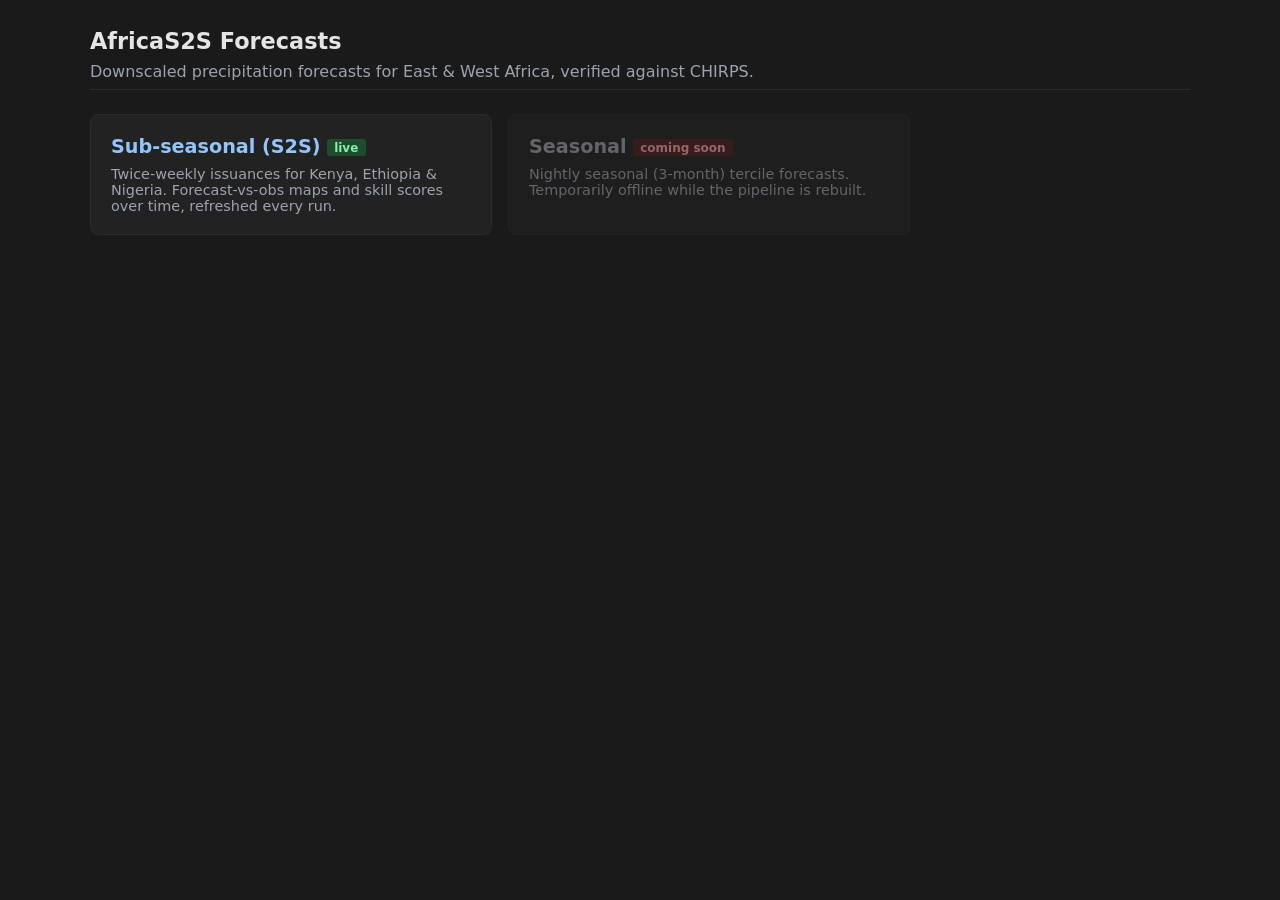
<file: site/index.html>
<!doctype html>
<html lang="en">
<head>
  <meta charset="utf-8">
  <meta name="viewport" content="width=device-width, initial-scale=1">
  <title>AfricaS2S Forecasts</title>
  <link rel="stylesheet" href="theme.css">
</head>
<body>
  <header>
    <h1>AfricaS2S Forecasts</h1>
    <p>Downscaled precipitation forecasts for East &amp; West Africa, verified against CHIRPS.</p>
  </header>

  <div class="cards">
    <a class="card" href="s2s/">
      <h2>Sub-seasonal (S2S)<span class="badge live">live</span></h2>
      <p>Twice-weekly issuances for Kenya, Ethiopia &amp; Nigeria. Forecast-vs-obs maps and
         skill scores over time, refreshed every run.</p>
    </a>

    <div class="card disabled" aria-disabled="true">
      <h2>Seasonal<span class="badge soon">coming soon</span></h2>
      <p>Nightly seasonal (3-month) tercile forecasts. Temporarily offline while the pipeline
         is rebuilt.</p>
    </div>
  </div>
</body>
</html>
</file>
<file: site/theme.css>
/* Shared dark theme for the AfricaS2S Pages site (hub + S2S + future seasonal).
   Palette lifted from scripts/nightly/site/style.css so seasonal matches when revived. */
:root {
  color-scheme: only dark;
  --bg: #1a1a1a;
  --text: #e5e5e5;
  --muted: #9ca3af;
  --border: #2a2a2a;
  --surface: #222;
  --accent-bg: #1e3a5f;
  --accent-fg: #93c5fd;
  --ok-bg: #1f4d2b;
  --ok-fg: #86efac;
  --soon-bg: #4d1f1f;
  --soon-fg: #fca5a5;
}

html, body { background: var(--bg); color: var(--text); }
body {
  font-family: -apple-system, system-ui, sans-serif;
  max-width: 1100px; margin: 0 auto; padding: 1.5rem 1rem;
}

header { border-bottom: 1px solid var(--border); padding-bottom: 0.5rem; margin-bottom: 1rem; }
header h1 { margin: 0.25rem 0 0.5rem; font-size: 1.4rem; }
header p { color: var(--muted); margin: 0; }

a { color: var(--accent-fg); text-decoration: none; }
a:hover { text-decoration: underline; }

h2 { font-size: 1.1rem; margin-top: 1.5rem; }
h3 { font-size: 1rem; color: var(--muted); margin-top: 1rem; }

img {
  max-width: 100%; height: auto; display: block; margin: 0.5rem 0;
  border: 1px solid var(--border); background: var(--bg);
}

/* Hub tiles */
.cards { display: flex; flex-wrap: wrap; gap: 1rem; margin-top: 1.5rem; }
.card {
  display: block; flex: 1 1 280px; max-width: 360px; padding: 1.25rem;
  border: 1px solid var(--border); border-radius: 8px;
  background: var(--surface); color: var(--text);
}
.card:hover { border-color: var(--accent-bg); }
.card h2 { margin: 0 0 0.5rem; font-size: 1.2rem; color: var(--accent-fg); }
.card p { margin: 0; color: var(--muted); font-size: 0.9rem; }
.card.disabled { opacity: 0.55; pointer-events: none; }
.card.disabled h2 { color: var(--muted); }

.badge { display: inline-block; padding: 0.1rem 0.45rem; border-radius: 3px;
         font-size: 0.75rem; margin-left: 0.4rem; vertical-align: middle; }
.badge.live { background: var(--ok-bg); color: var(--ok-fg); }
.badge.soon { background: var(--soon-bg); color: var(--soon-fg); }
</file>
